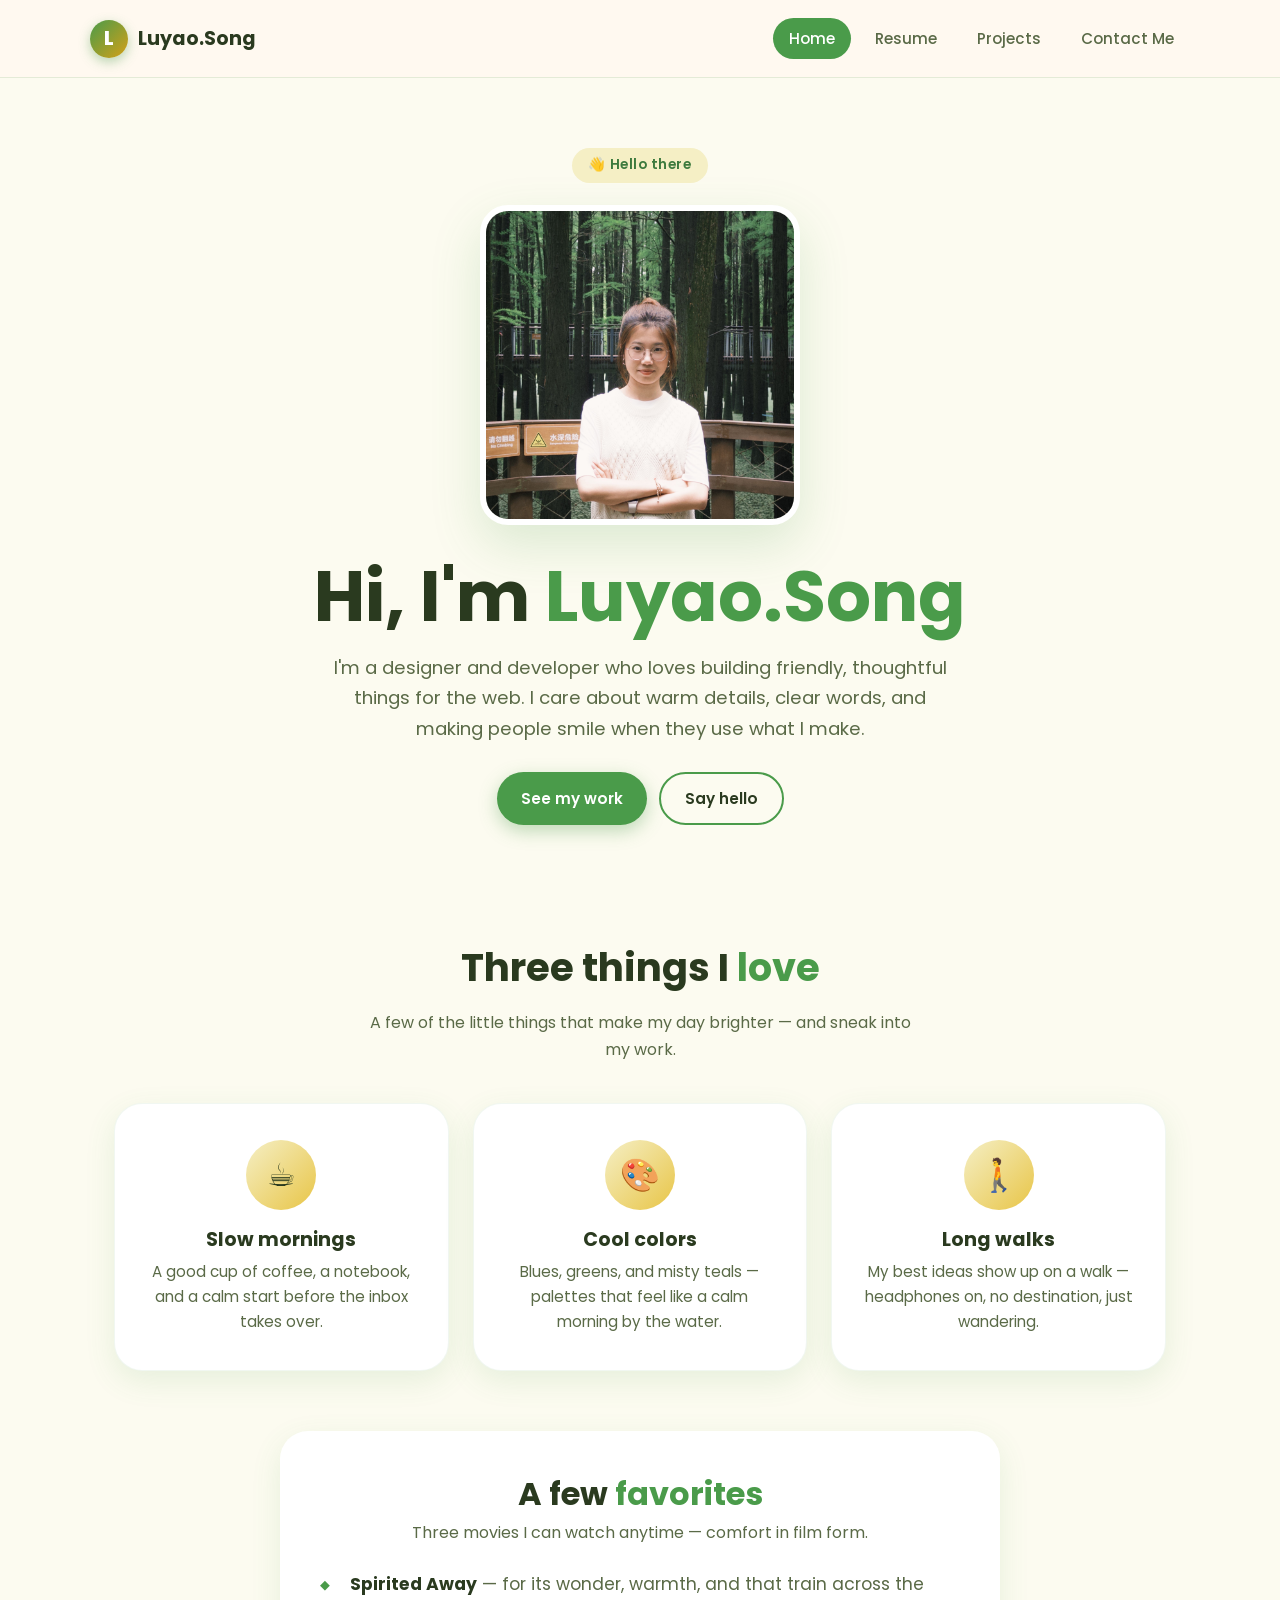
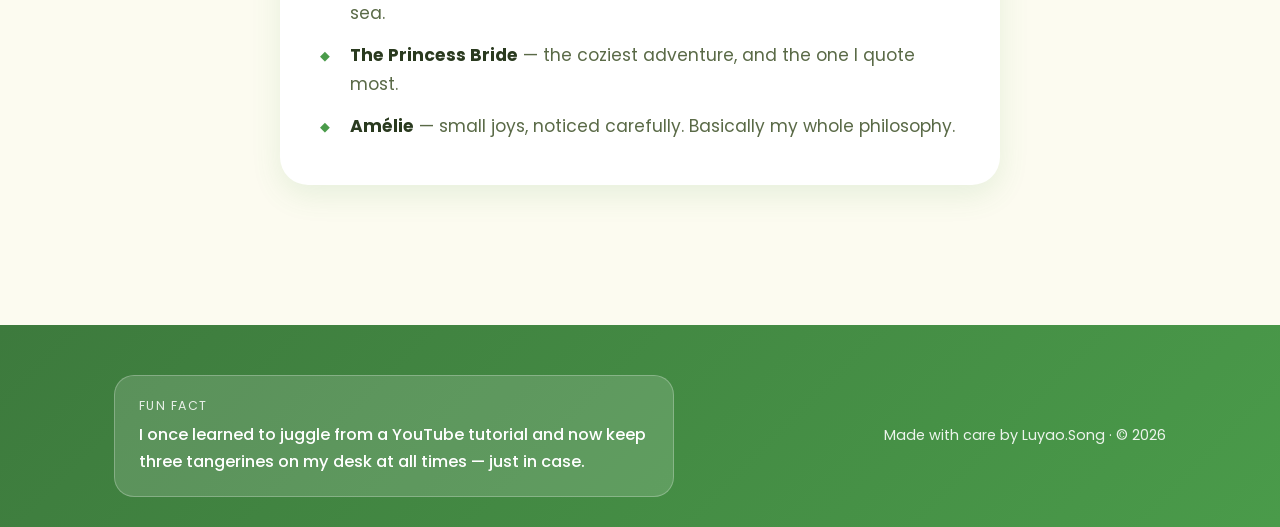
<file: index.html>
<!DOCTYPE html>
<html lang="en">
<head>
  <meta charset="UTF-8" />
  <meta name="viewport" content="width=device-width, initial-scale=1.0" />
  <title>Luyao.Song — Home</title>
  <meta name="description" content="Hi, I'm Luyao — a friendly designer & developer who loves warm colors, good coffee, and side projects." />
  <link rel="preconnect" href="https://fonts.googleapis.com" />
  <link rel="preconnect" href="https://fonts.gstatic.com" crossorigin />
  <link href="https://fonts.googleapis.com/css2?family=Poppins:wght@400;500;600;700&display=swap" rel="stylesheet" />
  <link rel="stylesheet" href="assets/styles.css" />
</head>
<body>
  <!-- ===== Header ===== -->
  <header class="site-header">
    <div class="container nav">
      <a class="brand" href="index.html">
        <span class="brand-mark">L</span>
        <span>Luyao.Song</span>
      </a>
      <button class="nav-toggle" aria-label="Toggle menu" aria-expanded="false">
        <span></span><span></span><span></span>
      </button>
      <nav class="nav-links" id="navLinks">
        <a href="index.html" class="active">Home</a>
        <a href="resume.html">Resume</a>
        <a href="projects.html">Projects</a>
        <a href="contact.html">Contact Me</a>
      </nav>
    </div>
  </header>

  <main>
    <!-- ===== Hero ===== -->
    <section class="hero">
      <div class="container">
        <span class="hero-eyebrow">👋 Hello there</span>
        <img class="hero-photo"
             src="assets/profile.jpg"
             alt="Portrait of Luyao.Song" />
        <h1>Hi, I'm <span class="accent">Luyao.Song</span></h1>
        <p class="lead">
          I'm a designer and developer who loves building friendly, thoughtful
          things for the web. I care about warm details, clear words, and
          making people smile when they use what I make.
        </p>
        <div class="hero-actions">
          <a href="projects.html" class="btn">See my work</a>
          <a href="contact.html" class="btn btn-ghost">Say hello</a>
        </div>
      </div>
    </section>

    <!-- ===== Three things I like ===== -->
    <section class="section">
      <div class="container">
        <div class="section-head">
          <h2>Three things I <span class="accent">love</span></h2>
          <p>A few of the little things that make my day brighter — and sneak into my work.</p>
        </div>
        <div class="likes-grid">
          <article class="like-card">
            <div class="like-icon">☕</div>
            <h3>Slow mornings</h3>
            <p>A good cup of coffee, a notebook, and a calm start before the inbox takes over.</p>
          </article>
          <article class="like-card">
            <div class="like-icon">🎨</div>
            <h3>Cool colors</h3>
            <p>Blues, greens, and misty teals — palettes that feel like a calm morning by the water.</p>
          </article>
          <article class="like-card">
            <div class="like-icon">🚶</div>
            <h3>Long walks</h3>
            <p>My best ideas show up on a walk — headphones on, no destination, just wandering.</p>
          </article>
        </div>
      </div>
    </section>

    <!-- ===== Favorites ===== -->
    <section class="section" style="padding-top:0;">
      <div class="container">
        <div class="favorites">
          <h2>A few <span class="accent">favorites</span></h2>
          <p class="sub">Three movies I can watch anytime — comfort in film form.</p>
          <ul class="favorites-list">
            <li><strong>Spirited Away</strong> — for its wonder, warmth, and that train across the sea.</li>
            <li><strong>The Princess Bride</strong> — the coziest adventure, and the one I quote most.</li>
            <li><strong>Amélie</strong> — small joys, noticed carefully. Basically my whole philosophy.</li>
          </ul>
        </div>
      </div>
    </section>
  </main>

  <!-- ===== Footer ===== -->
  <footer class="site-footer">
    <div class="container footer-inner">
      <div class="fun-fact">
        <div class="label">Fun fact</div>
        <p>I once learned to juggle from a YouTube tutorial and now keep three tangerines on my desk at all times — just in case.</p>
      </div>
      <div class="footer-meta">
        Made with care by Luyao.Song · © 2026
      </div>
    </div>
  </footer>

  <script src="assets/app.js"></script>
</body>
</html>
</file>
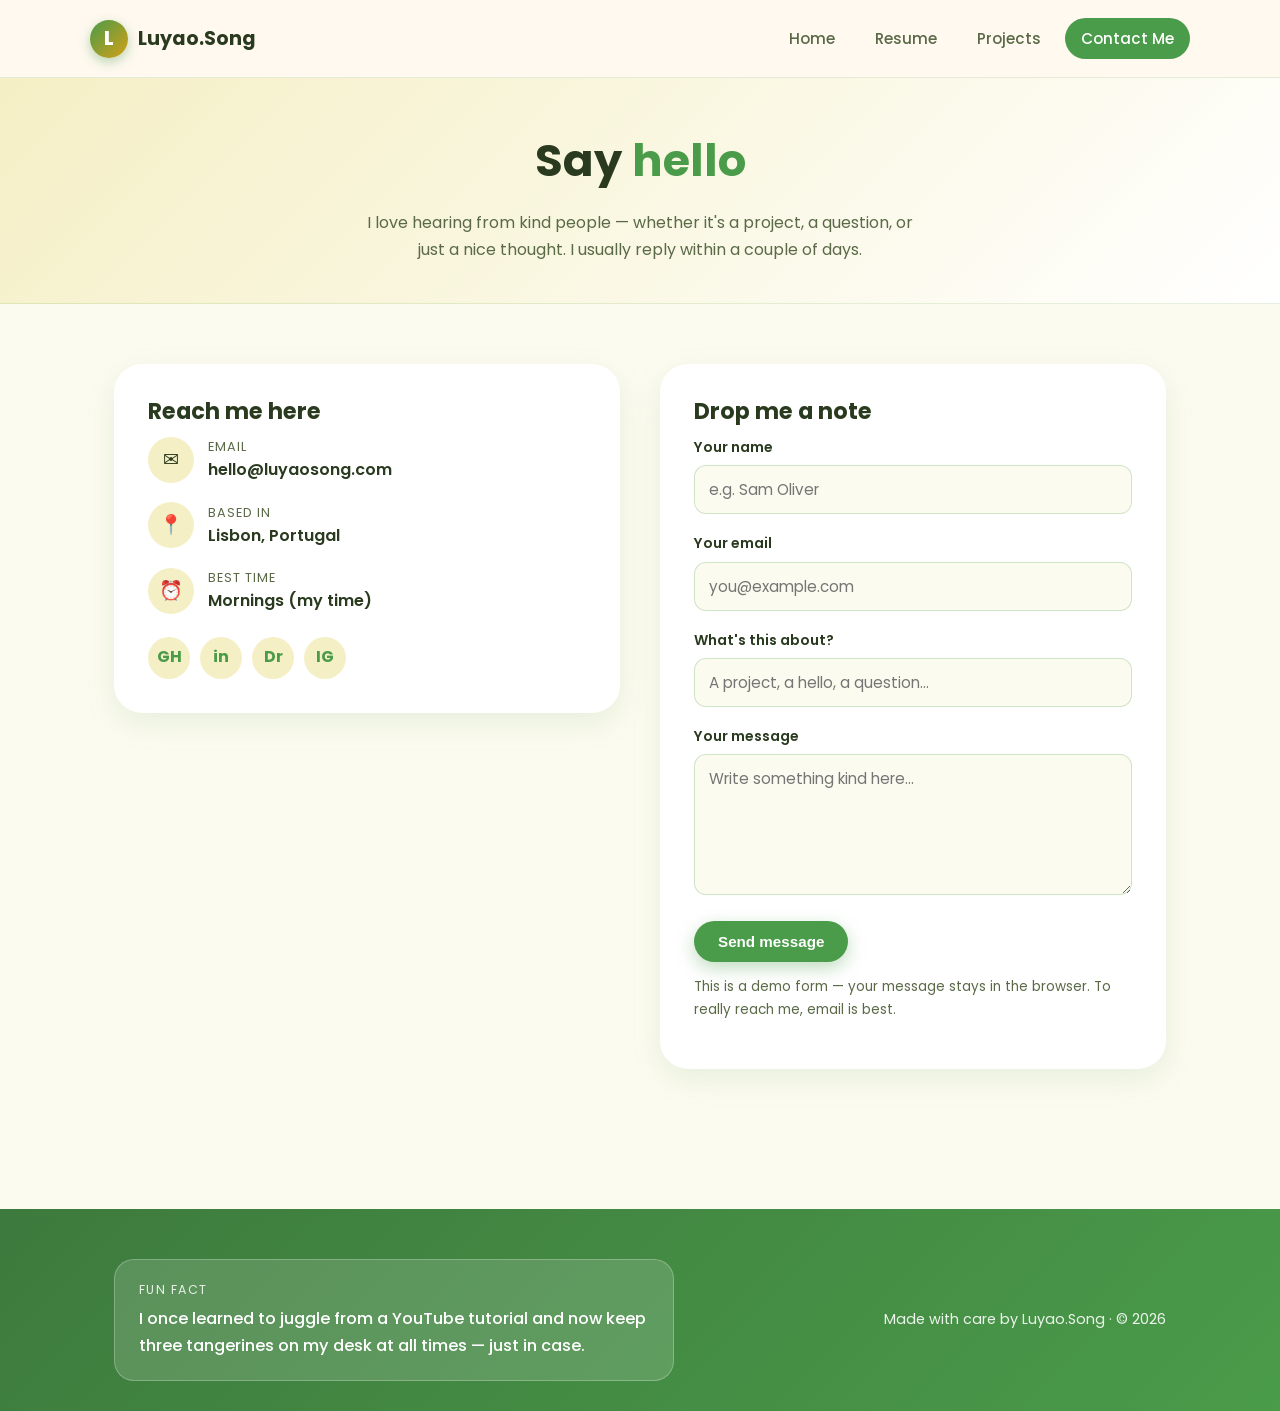
<file: contact.html>
<!DOCTYPE html>
<html lang="en">
<head>
  <meta charset="UTF-8" />
  <meta name="viewport" content="width=device-width, initial-scale=1.0" />
  <title>Luyao.Song — Contact Me</title>
  <meta name="description" content="Get in touch with Luyao.Song — friendly messages always welcome." />
  <link rel="preconnect" href="https://fonts.googleapis.com" />
  <link rel="preconnect" href="https://fonts.gstatic.com" crossorigin />
  <link href="https://fonts.googleapis.com/css2?family=Poppins:wght@400;500;600;700&display=swap" rel="stylesheet" />
  <link rel="stylesheet" href="assets/styles.css" />
</head>
<body>
  <header class="site-header">
    <div class="container nav">
      <a class="brand" href="index.html">
        <span class="brand-mark">L</span>
        <span>Luyao.Song</span>
      </a>
      <button class="nav-toggle" aria-label="Toggle menu" aria-expanded="false">
        <span></span><span></span><span></span>
      </button>
      <nav class="nav-links" id="navLinks">
        <a href="index.html">Home</a>
        <a href="resume.html">Resume</a>
        <a href="projects.html">Projects</a>
        <a href="contact.html" class="active">Contact Me</a>
      </nav>
    </div>
  </header>

  <main>
    <section class="page-hero">
      <div class="container">
        <h1>Say <span class="accent">hello</span></h1>
        <p>I love hearing from kind people — whether it's a project, a question, or just a nice thought. I usually reply within a couple of days.</p>
      </div>
    </section>

    <section class="section">
      <div class="container contact-grid">

        <!-- Contact info -->
        <div class="contact-card">
          <h2 style="font-size:1.4rem;">Reach me here</h2>
          <div class="contact-list">
            <div class="contact-item">
              <div class="contact-icon">✉️</div>
              <div>
                <div class="label">Email</div>
                <div class="value">hello@luyaosong.com</div>
              </div>
            </div>
            <div class="contact-item">
              <div class="contact-icon">📍</div>
              <div>
                <div class="label">Based in</div>
                <div class="value">Lisbon, Portugal</div>
              </div>
            </div>
            <div class="contact-item">
              <div class="contact-icon">⏰</div>
              <div>
                <div class="label">Best time</div>
                <div class="value">Mornings (my time)</div>
              </div>
            </div>
          </div>

          <div class="social-row">
            <a class="social-chip" href="#" aria-label="GitHub">GH</a>
            <a class="social-chip" href="#" aria-label="LinkedIn">in</a>
            <a class="social-chip" href="#" aria-label="Dribbble">Dr</a>
            <a class="social-chip" href="#" aria-label="Instagram">IG</a>
          </div>
        </div>

        <!-- Contact form -->
        <div class="contact-card">
          <h2 style="font-size:1.4rem;">Drop me a note</h2>
          <form id="contactForm" novalidate>
            <div class="form-group">
              <label for="name">Your name</label>
              <input type="text" id="name" name="name" placeholder="e.g. Sam Oliver" required />
            </div>
            <div class="form-group">
              <label for="email">Your email</label>
              <input type="email" id="email" name="email" placeholder="you@example.com" required />
            </div>
            <div class="form-group">
              <label for="subject">What's this about?</label>
              <input type="text" id="subject" name="subject" placeholder="A project, a hello, a question…" />
            </div>
            <div class="form-group">
              <label for="message">Your message</label>
              <textarea id="message" name="message" rows="5" placeholder="Write something kind here…" required></textarea>
            </div>
            <button type="submit" class="btn">Send message</button>
            <p class="form-status" id="formStatus"></p>
            <p class="form-note">This is a demo form — your message stays in the browser. To really reach me, email is best.</p>
          </form>
        </div>

      </div>
    </section>
  </main>

  <footer class="site-footer">
    <div class="container footer-inner">
      <div class="fun-fact">
        <div class="label">Fun fact</div>
        <p>I once learned to juggle from a YouTube tutorial and now keep three tangerines on my desk at all times — just in case.</p>
      </div>
      <div class="footer-meta">
        Made with care by Luyao.Song · © 2026
      </div>
    </div>
  </footer>

  <script src="assets/app.js"></script>
</body>
</html>
</file>
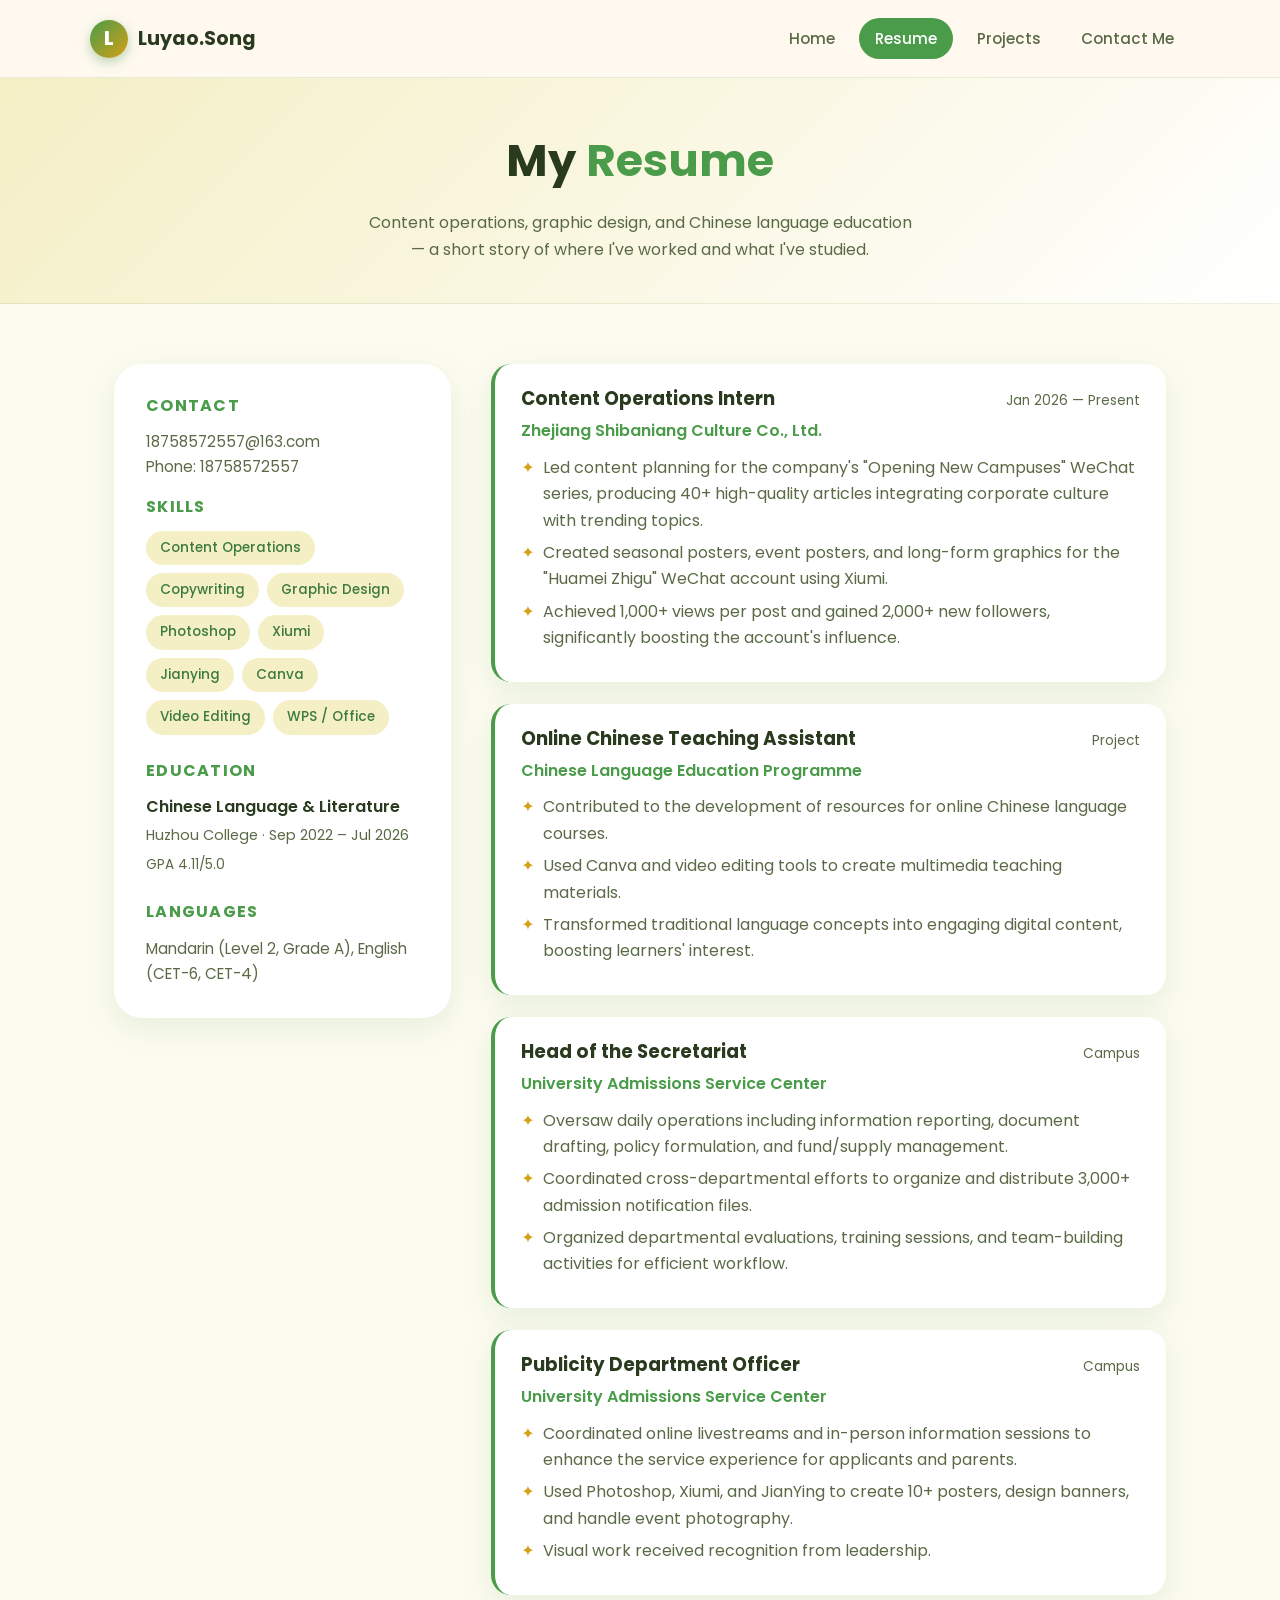
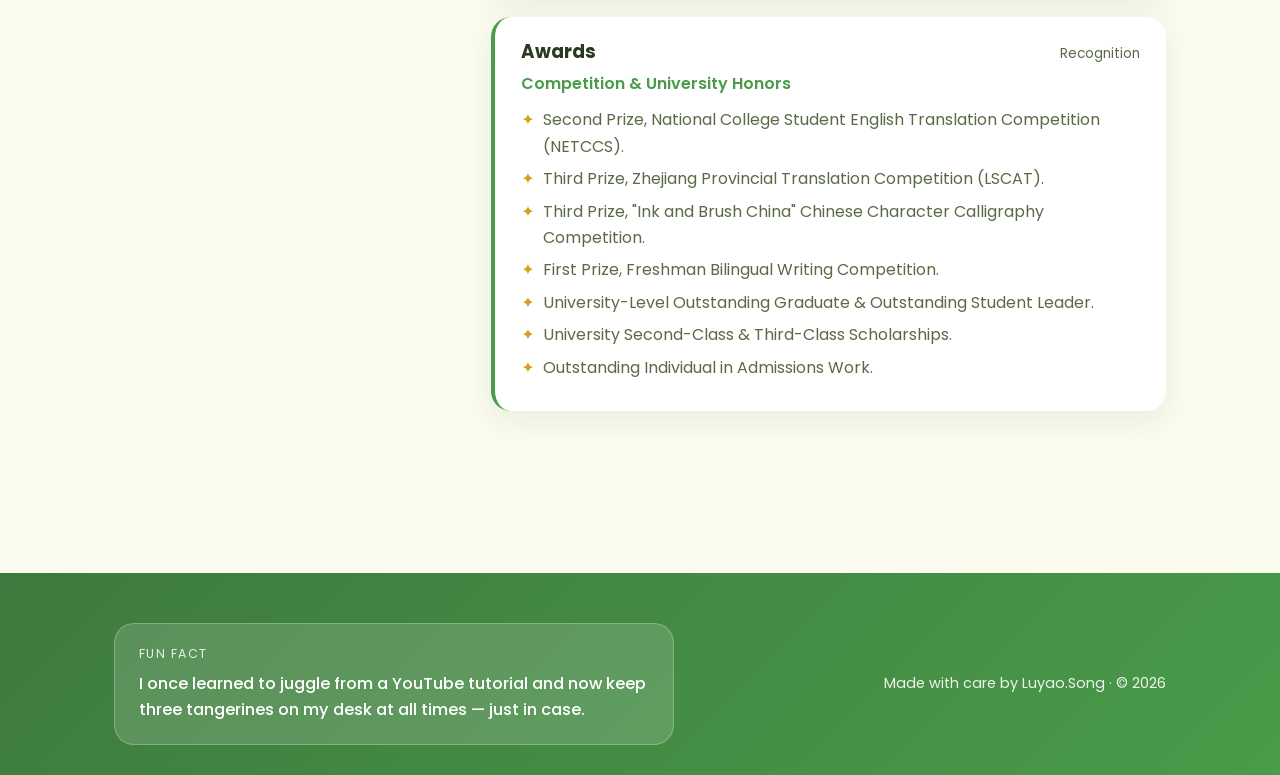
<file: resume.html>
<!DOCTYPE html>
<html lang="en">
<head>
  <meta charset="UTF-8" />
  <meta name="viewport" content="width=device-width, initial-scale=1.0" />
  <title>Luyao.Song — Resume</title>
  <meta name="description" content="Resume of Song Luyao — content operations, design, and Chinese language education." />
  <link rel="preconnect" href="https://fonts.googleapis.com" />
  <link rel="preconnect" href="https://fonts.gstatic.com" crossorigin />
  <link href="https://fonts.googleapis.com/css2?family=Poppins:wght@400;500;600;700&display=swap" rel="stylesheet" />
  <link rel="stylesheet" href="assets/styles.css" />
</head>
<body>
  <header class="site-header">
    <div class="container nav">
      <a class="brand" href="index.html">
        <span class="brand-mark">L</span>
        <span>Luyao.Song</span>
      </a>
      <button class="nav-toggle" aria-label="Toggle menu" aria-expanded="false">
        <span></span><span></span><span></span>
      </button>
      <nav class="nav-links" id="navLinks">
        <a href="index.html">Home</a>
        <a href="resume.html" class="active">Resume</a>
        <a href="projects.html">Projects</a>
        <a href="contact.html">Contact Me</a>
      </nav>
    </div>
  </header>

  <main>
    <section class="page-hero">
      <div class="container">
        <h1>My <span class="accent">Resume</span></h1>
        <p>Content operations, graphic design, and Chinese language education — a short story of where I've worked and what I've studied.</p>
      </div>
    </section>

    <section class="section">
      <div class="container resume-grid">
        <!-- Sidebar -->
        <aside class="resume-side">
          <h3>Contact</h3>
          <p style="margin-bottom:18px;color:var(--ink-soft);font-size:.95rem;">
            18758572557@163.com<br />
            Phone: 18758572557
          </p>

          <h3>Skills</h3>
          <div class="skill-tags">
            <span class="tag">Content Operations</span>
            <span class="tag">Copywriting</span>
            <span class="tag">Graphic Design</span>
            <span class="tag">Photoshop</span>
            <span class="tag">Xiumi</span>
            <span class="tag">Jianying</span>
            <span class="tag">Canva</span>
            <span class="tag">Video Editing</span>
            <span class="tag">WPS / Office</span>
          </div>

          <h3 style="margin-top:26px;">Education</h3>
          <p style="margin:0;font-weight:600;">Chinese Language &amp; Literature</p>
          <p style="color:var(--ink-soft);font-size:.9rem;margin:4px 0 0;">Huzhou College · Sep 2022 – Jul 2026</p>
          <p style="color:var(--ink-soft);font-size:.85rem;margin:6px 0 0;">GPA 4.11/5.0</p>

          <h3 style="margin-top:26px;">Languages</h3>
          <p style="margin:0;color:var(--ink-soft);font-size:.95rem;">Mandarin (Level 2, Grade A), English (CET-6, CET-4)</p>
        </aside>

        <!-- Timeline -->
        <div>
          <div class="timeline-item">
            <div class="meta">
              <h3>Content Operations Intern</h3>
              <span class="date">Jan 2026 — Present</span>
            </div>
            <div class="org">Zhejiang Shibaniang Culture Co., Ltd.</div>
            <ul class="bullets">
              <li>Led content planning for the company's "Opening New Campuses" WeChat series, producing 40+ high-quality articles integrating corporate culture with trending topics.</li>
              <li>Created seasonal posters, event posters, and long-form graphics for the "Huamei Zhigu" WeChat account using Xiumi.</li>
              <li>Achieved 1,000+ views per post and gained 2,000+ new followers, significantly boosting the account's influence.</li>
            </ul>
          </div>

          <div class="timeline-item">
            <div class="meta">
              <h3>Online Chinese Teaching Assistant</h3>
              <span class="date">Project</span>
            </div>
            <div class="org">Chinese Language Education Programme</div>
            <ul class="bullets">
              <li>Contributed to the development of resources for online Chinese language courses.</li>
              <li>Used Canva and video editing tools to create multimedia teaching materials.</li>
              <li>Transformed traditional language concepts into engaging digital content, boosting learners' interest.</li>
            </ul>
          </div>

          <div class="timeline-item">
            <div class="meta">
              <h3>Head of the Secretariat</h3>
              <span class="date">Campus</span>
            </div>
            <div class="org">University Admissions Service Center</div>
            <ul class="bullets">
              <li>Oversaw daily operations including information reporting, document drafting, policy formulation, and fund/supply management.</li>
              <li>Coordinated cross-departmental efforts to organize and distribute 3,000+ admission notification files.</li>
              <li>Organized departmental evaluations, training sessions, and team-building activities for efficient workflow.</li>
            </ul>
          </div>

          <div class="timeline-item">
            <div class="meta">
              <h3>Publicity Department Officer</h3>
              <span class="date">Campus</span>
            </div>
            <div class="org">University Admissions Service Center</div>
            <ul class="bullets">
              <li>Coordinated online livestreams and in-person information sessions to enhance the service experience for applicants and parents.</li>
              <li>Used Photoshop, Xiumi, and JianYing to create 10+ posters, design banners, and handle event photography.</li>
              <li>Visual work received recognition from leadership.</li>
            </ul>
          </div>

          <div class="timeline-item">
            <div class="meta">
              <h3>Awards</h3>
              <span class="date">Recognition</span>
            </div>
            <div class="org">Competition &amp; University Honors</div>
            <ul class="bullets">
              <li>Second Prize, National College Student English Translation Competition (NETCCS).</li>
              <li>Third Prize, Zhejiang Provincial Translation Competition (LSCAT).</li>
              <li>Third Prize, "Ink and Brush China" Chinese Character Calligraphy Competition.</li>
              <li>First Prize, Freshman Bilingual Writing Competition.</li>
              <li>University-Level Outstanding Graduate &amp; Outstanding Student Leader.</li>
              <li>University Second-Class &amp; Third-Class Scholarships.</li>
              <li>Outstanding Individual in Admissions Work.</li>
            </ul>
          </div>
        </div>
      </div>
    </section>
  </main>

  <footer class="site-footer">
    <div class="container footer-inner">
      <div class="fun-fact">
        <div class="label">Fun fact</div>
        <p>I once learned to juggle from a YouTube tutorial and now keep three tangerines on my desk at all times — just in case.</p>
      </div>
      <div class="footer-meta">
        Made with care by Luyao.Song · © 2026
      </div>
    </div>
  </footer>

  <script src="assets/app.js"></script>
</body>
</html>
</file>
<file: assets/styles.css>
/* ===== Design Tokens ===== */
:root {
  --cream: #FCFBF0;
  --cream-deep: #F5EFC5;
  --coral: #4A9B4A;
  --coral-dark: #2F7A2F;
  --amber: #D4A017;
  --honey: #E8C547;
  --terracotta: #3D7A3D;
  --ink: #2A3A1F;
  --ink-soft: #5A6A47;
  --card: #FFFFFF;
  --shadow: 0 10px 30px rgba(74, 155, 74, 0.12);
  --shadow-lg: 0 20px 50px rgba(74, 155, 74, 0.18);
  --radius-sm: 12px;
  --radius: 20px;
  --radius-lg: 28px;
  --radius-pill: 999px;
  --font: "Poppins", "Segoe UI", system-ui, -apple-system, sans-serif;
  --maxw: 1100px;
}

/* ===== Reset ===== */
*, *::before, *::after { box-sizing: border-box; }
html { scroll-behavior: smooth; }
body {
  margin: 0;
  font-family: var(--font);
  color: var(--ink);
  background: var(--cream);
  line-height: 1.65;
  -webkit-font-smoothing: antialiased;
}
img { max-width: 100%; display: block; }
a { color: inherit; text-decoration: none; }
ul { margin: 0; padding: 0; list-style: none; }
h1, h2, h3, h4 { line-height: 1.2; margin: 0 0 0.5em; font-weight: 700; }
p { margin: 0 0 1em; }

.container {
  width: 100%;
  max-width: var(--maxw);
  margin: 0 auto;
  padding: 0 24px;
}

/* ===== Buttons ===== */
.btn {
  display: inline-flex;
  align-items: center;
  gap: 8px;
  padding: 12px 24px;
  border-radius: var(--radius-pill);
  background: var(--coral);
  color: #fff;
  font-weight: 600;
  font-size: 0.95rem;
  border: none;
  cursor: pointer;
  transition: transform 0.2s ease, box-shadow 0.2s ease, background 0.2s ease;
  box-shadow: 0 6px 18px rgba(74, 155, 74, 0.35);
}
.btn:hover { transform: translateY(-2px); background: var(--coral-dark); box-shadow: 0 10px 24px rgba(74, 155, 74, 0.45); }
.btn-ghost {
  background: transparent;
  color: var(--ink);
  border: 2px solid var(--coral);
  box-shadow: none;
}
.btn-ghost:hover { background: var(--coral); color: #fff; }

/* ===== Header / Nav ===== */
.site-header {
  position: sticky;
  top: 0;
  z-index: 100;
  background: rgba(255, 248, 240, 0.85);
  backdrop-filter: blur(12px);
  border-bottom: 1px solid rgba(74, 155, 74, 0.15);
}
.nav {
  display: flex;
  align-items: center;
  justify-content: space-between;
  padding: 18px 0;
}
.brand {
  display: flex;
  align-items: center;
  gap: 10px;
  font-weight: 700;
  font-size: 1.2rem;
  color: var(--ink);
}
.brand-mark {
  width: 38px;
  height: 38px;
  border-radius: 50%;
  background: linear-gradient(135deg, var(--coral), var(--amber));
  display: grid;
  place-items: center;
  color: #fff;
  font-weight: 800;
  box-shadow: 0 4px 12px rgba(74, 155, 74, 0.4);
}
.nav-links {
  display: flex;
  gap: 8px;
  align-items: center;
}
.nav-links a {
  padding: 8px 16px;
  border-radius: var(--radius-pill);
  font-weight: 500;
  font-size: 0.95rem;
  color: var(--ink-soft);
  transition: background 0.2s, color 0.2s;
}
.nav-links a:hover { background: var(--cream-deep); color: var(--ink); }
.nav-links a.active { background: var(--coral); color: #fff; }
.nav-toggle {
  display: none;
  flex-direction: column;
  gap: 5px;
  background: transparent;
  border: none;
  cursor: pointer;
  padding: 8px;
}
.nav-toggle span {
  width: 24px;
  height: 2px;
  background: var(--ink);
  border-radius: 2px;
  transition: 0.3s;
}

/* ===== Hero ===== */
.hero {
  padding: 70px 0 60px;
  text-align: center;
}
.hero-eyebrow {
  display: inline-block;
  padding: 6px 16px;
  background: var(--cream-deep);
  color: var(--terracotta);
  border-radius: var(--radius-pill);
  font-size: 0.85rem;
  font-weight: 600;
  letter-spacing: 0.04em;
  margin-bottom: 22px;
}
.hero-photo {
  width: 320px;
  height: 320px;
  border-radius: var(--radius-lg);
  object-fit: cover;
  margin: 0 auto 30px;
  border: 6px solid #fff;
  box-shadow: var(--shadow-lg);
  background: var(--cream-deep);
}
.hero h1 {
  font-size: clamp(2.9rem, 6.5vw, 4.4rem);
  margin-bottom: 14px;
}
.hero h1 .accent { color: var(--coral); }
.hero .lead {
  font-size: 1.15rem;
  color: var(--ink-soft);
  max-width: 620px;
  margin: 0 auto 28px;
}
.hero-actions { display: inline-flex; gap: 12px; flex-wrap: wrap; justify-content: center; }

/* ===== Section ===== */
.section { padding: 60px 0; }
.section-head { text-align: center; margin-bottom: 40px; }
.section-head h2 { font-size: clamp(1.8rem, 4vw, 2.4rem); }
.section-head h2 .accent { color: var(--coral); }
.section-head p { color: var(--ink-soft); max-width: 560px; margin: 8px auto 0; }

/* ===== Likes Cards ===== */
.likes-grid {
  display: grid;
  grid-template-columns: repeat(3, 1fr);
  gap: 24px;
}
.like-card {
  background: var(--card);
  border-radius: var(--radius-lg);
  padding: 36px 28px;
  text-align: center;
  box-shadow: var(--shadow);
  transition: transform 0.25s ease, box-shadow 0.25s ease;
  border: 1px solid rgba(74, 155, 74, 0.08);
}
.like-card:hover { transform: translateY(-6px); box-shadow: var(--shadow-lg); }
.like-icon {
  width: 70px;
  height: 70px;
  border-radius: 50%;
  margin: 0 auto 18px;
  display: grid;
  place-items: center;
  font-size: 2rem;
  background: linear-gradient(135deg, var(--cream-deep), var(--honey));
}
.like-card h3 { font-size: 1.2rem; margin-bottom: 8px; }
.like-card p { color: var(--ink-soft); font-size: 0.95rem; margin: 0; }

/* ===== Favorites ===== */
.favorites {
  background: var(--card);
  border-radius: var(--radius-lg);
  padding: 44px 40px;
  box-shadow: var(--shadow);
  max-width: 720px;
  margin: 0 auto;
  text-align: center;
}
.favorites h2 { font-size: clamp(1.6rem, 3.5vw, 2rem); margin-bottom: 6px; }
.favorites h2 .accent { color: var(--coral); }
.favorites .sub { color: var(--ink-soft); margin-bottom: 24px; }
.favorites-list { display: inline-block; text-align: left; margin: 0 auto; }
.favorites-list li {
  position: relative;
  padding-left: 30px;
  margin-bottom: 14px;
  font-size: 1.08rem;
  color: var(--ink-soft);
}
.favorites-list li:last-child { margin-bottom: 0; }
.favorites-list li::before {
  content: "◆";
  position: absolute;
  left: 0;
  top: 4px;
  color: var(--coral);
  font-size: 0.8rem;
}
.favorites-list li strong { color: var(--ink); }

/* ===== Footer ===== */
.site-footer {
  background: linear-gradient(135deg, var(--terracotta), var(--coral));
  color: #fff;
  padding: 50px 0 30px;
  margin-top: 80px;
}
.footer-inner {
  display: flex;
  flex-wrap: wrap;
  align-items: center;
  justify-content: space-between;
  gap: 24px;
}
.fun-fact {
  background: rgba(255, 255, 255, 0.15);
  border: 1px solid rgba(255, 255, 255, 0.25);
  border-radius: var(--radius);
  padding: 20px 24px;
  max-width: 560px;
}
.fun-fact .label {
  font-size: 0.78rem;
  letter-spacing: 0.12em;
  text-transform: uppercase;
  opacity: 0.85;
  margin-bottom: 6px;
}
.fun-fact p { margin: 0; font-size: 1.02rem; font-weight: 500; }
.footer-meta { font-size: 0.9rem; opacity: 0.9; }

/* ===== Page Header (sub pages) ===== */
.page-hero {
  background: linear-gradient(135deg, var(--cream-deep), #fff);
  padding: 56px 0 40px;
  text-align: center;
  border-bottom: 1px solid rgba(74, 155, 74, 0.12);
}
.page-hero h1 { font-size: clamp(2rem, 5vw, 2.8rem); }
.page-hero h1 .accent { color: var(--coral); }
.page-hero p { color: var(--ink-soft); max-width: 560px; margin: 10px auto 0; }

/* ===== Resume ===== */
.resume-grid {
  display: grid;
  grid-template-columns: 1fr 2fr;
  gap: 40px;
  align-items: start;
}
.resume-side {
  background: var(--card);
  border-radius: var(--radius-lg);
  padding: 32px;
  box-shadow: var(--shadow);
  position: sticky;
  top: 90px;
}
.resume-side h3 { color: var(--coral); font-size: 1rem; text-transform: uppercase; letter-spacing: 0.08em; margin-bottom: 14px; }
.skill-tags { display: flex; flex-wrap: wrap; gap: 8px; }
.tag {
  background: var(--cream-deep);
  color: var(--terracotta);
  padding: 6px 14px;
  border-radius: var(--radius-pill);
  font-size: 0.85rem;
  font-weight: 500;
}
.timeline-item {
  background: var(--card);
  border-radius: var(--radius);
  padding: 24px 26px;
  box-shadow: var(--shadow);
  margin-bottom: 22px;
  border-left: 4px solid var(--coral);
  transition: transform 0.2s ease;
}
.timeline-item:hover { transform: translateX(4px); }
.timeline-item .meta { display: flex; justify-content: space-between; align-items: baseline; flex-wrap: wrap; gap: 8px; margin-bottom: 6px; }
.timeline-item h3 { margin: 0; font-size: 1.15rem; }
.timeline-item .org { color: var(--coral); font-weight: 600; }
.timeline-item .date { font-size: 0.85rem; color: var(--ink-soft); }
.timeline-item ul.bullets { margin-top: 10px; }
.timeline-item ul.bullets li { position: relative; padding-left: 22px; margin-bottom: 6px; color: var(--ink-soft); }
.timeline-item ul.bullets li::before { content: "✦"; position: absolute; left: 0; color: var(--amber); }

/* ===== Projects ===== */
.project-grid {
  display: grid;
  grid-template-columns: repeat(2, 1fr);
  gap: 28px;
}
.project-card {
  background: var(--card);
  border-radius: var(--radius-lg);
  overflow: hidden;
  box-shadow: var(--shadow);
  transition: transform 0.25s ease, box-shadow 0.25s ease;
  display: flex;
  flex-direction: column;
}
.project-card:hover { transform: translateY(-6px); box-shadow: var(--shadow-lg); }
.project-thumb { aspect-ratio: 16 / 9; width: 100%; object-fit: cover; background: var(--cream-deep); }
.project-body { padding: 24px 26px 28px; flex: 1; display: flex; flex-direction: column; }
.project-body h3 { font-size: 1.25rem; margin-bottom: 8px; }
.project-body p { color: var(--ink-soft); font-size: 0.95rem; flex: 1; }
.project-tags { display: flex; flex-wrap: wrap; gap: 6px; margin: 12px 0 16px; }
.project-link { color: var(--coral); font-weight: 600; font-size: 0.9rem; display: inline-flex; align-items: center; gap: 4px; }
.project-link:hover { color: var(--coral-dark); }

/* ===== Contact ===== */
.contact-grid {
  display: grid;
  grid-template-columns: 1fr 1fr;
  gap: 40px;
  align-items: start;
}
.contact-card {
  background: var(--card);
  border-radius: var(--radius-lg);
  padding: 34px;
  box-shadow: var(--shadow);
}
.contact-list { display: flex; flex-direction: column; gap: 18px; }
.contact-item { display: flex; align-items: center; gap: 14px; }
.contact-icon {
  width: 46px; height: 46px; border-radius: 50%;
  background: var(--cream-deep); display: grid; place-items: center; font-size: 1.2rem;
  flex-shrink: 0;
}
.contact-item .label { font-size: 0.8rem; color: var(--ink-soft); text-transform: uppercase; letter-spacing: 0.08em; }
.contact-item .value { font-weight: 600; }
.social-row { display: flex; gap: 10px; margin-top: 22px; }
.social-chip {
  width: 42px; height: 42px; border-radius: 50%;
  background: var(--cream-deep); display: grid; place-items: center;
  font-weight: 700; color: var(--coral); transition: 0.2s;
}
.social-chip:hover { background: var(--coral); color: #fff; transform: translateY(-2px); }
.form-group { margin-bottom: 18px; }
.form-group label { display: block; font-size: 0.88rem; font-weight: 600; margin-bottom: 6px; }
.form-group input, .form-group textarea {
  width: 100%; padding: 12px 14px; border: 1.5px solid rgba(74, 155, 74, 0.25);
  border-radius: var(--radius-sm); background: var(--cream); font-family: inherit; font-size: 0.95rem; color: var(--ink);
  transition: border 0.2s, box-shadow 0.2s;
}
.form-group input:focus, .form-group textarea:focus {
  outline: none; border-color: var(--coral); box-shadow: 0 0 0 3px rgba(74, 155, 74, 0.15);
}
.form-note { font-size: 0.85rem; color: var(--ink-soft); margin-top: 14px; }
.form-status { margin-top: 14px; font-weight: 600; color: var(--coral); display: none; }

/* ===== To-Do App ===== */
.todo-app {
  background: var(--card);
  border-radius: var(--radius-lg);
  padding: 36px 34px;
  box-shadow: var(--shadow);
  max-width: 680px;
  margin: 0 auto;
  border: 1px solid rgba(74, 155, 74, 0.08);
}
.todo-head { text-align: center; margin-bottom: 24px; }
.todo-head h2 { font-size: clamp(1.6rem, 3.5vw, 2rem); margin-bottom: 4px; }
.todo-head h2 .accent { color: var(--coral); }
.todo-sub { color: var(--ink-soft); font-size: 0.95rem; margin: 0; }

.todo-form {
  display: grid;
  grid-template-columns: auto 1fr auto;
  gap: 10px;
  align-items: end;
  padding: 18px;
  background: var(--cream);
  border-radius: var(--radius);
  border: 1px solid rgba(74, 155, 74, 0.15);
}
.todo-extras {
  grid-column: 1 / -1;
  display: grid;
  grid-template-columns: auto 1fr;
  gap: 14px;
  align-items: end;
  padding-top: 14px;
  margin-top: 4px;
  border-top: 1px dashed rgba(74, 155, 74, 0.2);
}
.todo-field { display: flex; flex-direction: column; }
.todo-field label, .todo-field-label {
  font-size: 0.72rem;
  font-weight: 600;
  letter-spacing: 0.08em;
  text-transform: uppercase;
  color: var(--ink-soft);
  margin-bottom: 6px;
  padding-left: 2px;
}
.todo-field input {
  width: 100%;
  padding: 11px 14px;
  border: 1.5px solid rgba(74, 155, 74, 0.25);
  border-radius: var(--radius-sm);
  background: #fff;
  font-family: inherit;
  font-size: 0.95rem;
  color: var(--ink);
  transition: border 0.2s, box-shadow 0.2s;
}
.todo-field input:focus {
  outline: none;
  border-color: var(--coral);
  box-shadow: 0 0 0 3px rgba(74, 155, 74, 0.15);
}
.todo-field--date { width: 168px; }
.todo-field--date input { width: 100%; }
.todo-add {
  padding: 11px 24px;
  font-size: 0.95rem;
  white-space: nowrap;
}

/* Segmented priority control */
.seg {
  display: inline-flex;
  background: #fff;
  border: 1.5px solid rgba(74, 155, 74, 0.25);
  border-radius: var(--radius-pill);
  padding: 3px;
  gap: 2px;
}
.seg-btn {
  border: none;
  background: transparent;
  font-family: inherit;
  font-size: 0.85rem;
  font-weight: 600;
  color: var(--ink-soft);
  padding: 7px 16px;
  border-radius: var(--radius-pill);
  cursor: pointer;
  transition: background 0.2s, color 0.2s, box-shadow 0.2s;
}
.seg-btn:hover { color: var(--ink); }
.seg-btn.is-active { color: #fff; box-shadow: 0 2px 8px rgba(0, 0, 0, 0.08); }
.seg-btn.pri-low.is-active { background: #6b9b6b; }
.seg-btn.pri-med.is-active { background: var(--amber); }
.seg-btn.pri-high.is-active { background: #c45a4a; }

/* Emoji tag picker */
.emoji-row {
  display: flex;
  flex-wrap: wrap;
  gap: 6px;
}
.emo-btn {
  width: 38px;
  height: 38px;
  border: 1.5px solid rgba(74, 155, 74, 0.2);
  background: #fff;
  border-radius: var(--radius-sm);
  font-size: 1.1rem;
  line-height: 1;
  cursor: pointer;
  display: grid;
  place-items: center;
  transition: border-color 0.2s, background 0.2s, transform 0.2s;
  padding: 0;
  font-family: inherit;
}
.emo-btn:hover { border-color: var(--coral); transform: translateY(-1px); }
.emo-btn.is-active {
  border-color: var(--coral);
  background: var(--cream-deep);
  box-shadow: 0 0 0 2px rgba(74, 155, 74, 0.18);
}

.todo-empty {
  text-align: center;
  color: var(--ink-soft);
  background: var(--cream);
  border: 1px dashed rgba(74, 155, 74, 0.3);
  border-radius: var(--radius);
  padding: 28px 18px;
  margin: 18px 0 0;
  font-size: 0.95rem;
}
.todo-empty[hidden] { display: none; }

.todo-status {
  margin: 14px 0 0;
  padding: 11px 14px;
  border-radius: var(--radius-sm);
  background: rgba(196, 90, 74, 0.1);
  border: 1px solid rgba(196, 90, 74, 0.25);
  color: #c45a4a;
  font-size: 0.88rem;
  font-weight: 500;
}
.todo-status[hidden] { display: none; }

.todo-list { margin-top: 14px; }
.todo-item {
  display: grid;
  grid-template-columns: auto auto 1fr auto auto auto;
  align-items: center;
  gap: 14px;
  padding: 14px 16px;
  background: var(--card);
  border: 1px solid rgba(74, 155, 74, 0.12);
  border-radius: var(--radius);
  margin-bottom: 10px;
  transition: background 0.2s ease, box-shadow 0.2s ease, opacity 0.2s ease;
  animation: todoIn 0.25s ease;
}
.todo-item:last-child { margin-bottom: 0; }
.todo-item:hover { box-shadow: var(--shadow); }
.todo-item.removing { opacity: 0; transform: translateX(8px); }
@keyframes todoIn {
  from { opacity: 0; transform: translateY(-4px); }
  to { opacity: 1; transform: translateY(0); }
}

.todo-check {
  width: 24px;
  height: 24px;
  border: 2px solid rgba(74, 155, 74, 0.4);
  border-radius: 50%;
  background: #fff;
  cursor: pointer;
  flex-shrink: 0;
  position: relative;
  transition: background 0.2s, border-color 0.2s;
  appearance: none;
  -webkit-appearance: none;
  margin: 0;
  padding: 0;
}
.todo-check:hover { border-color: var(--coral); }
.todo-check:checked {
  background: var(--coral);
  border-color: var(--coral);
}
.todo-check:checked::after {
  content: "";
  position: absolute;
  left: 7px;
  top: 3px;
  width: 6px;
  height: 11px;
  border: solid #fff;
  border-width: 0 2.5px 2.5px 0;
  transform: rotate(45deg);
}

.todo-text {
  font-size: 1rem;
  color: var(--ink);
  word-break: break-word;
  transition: color 0.2s, background 0.2s, box-shadow 0.2s;
  cursor: text;
  border-radius: 6px;
  padding: 2px 4px;
  margin: -2px -4px;
  outline: none;
}
.todo-text:hover {
  background: rgba(74, 155, 74, 0.06);
  text-decoration: underline;
  text-decoration-style: dotted;
  text-decoration-color: rgba(74, 155, 74, 0.5);
  text-underline-offset: 3px;
}
.todo-text[contenteditable="true"] {
  background: #fff;
  box-shadow: 0 0 0 2px rgba(74, 155, 74, 0.4);
  cursor: text;
  text-decoration: none;
}
.todo-emoji {
  font-size: 1.25rem;
  line-height: 1;
  width: 28px;
  min-width: 28px;
  text-align: center;
}
.todo-date {
  font-size: 0.8rem;
  font-weight: 600;
  color: var(--ink-soft);
  background: var(--cream-deep);
  padding: 5px 11px;
  border-radius: var(--radius-pill);
  white-space: nowrap;
}
.todo-pri {
  font-size: 0.72rem;
  font-weight: 700;
  letter-spacing: 0.06em;
  text-transform: uppercase;
  padding: 5px 11px;
  border-radius: var(--radius-pill);
  white-space: nowrap;
  color: #fff;
}
.todo-pri.pri-low { background: #6b9b6b; }
.todo-pri.pri-medium { background: var(--amber); color: #4a3a1f; }
.todo-pri.pri-high { background: #c45a4a; }
.todo-pri.pri-none { display: none; }
.todo-delete {
  width: 32px;
  height: 32px;
  border-radius: 50%;
  border: none;
  background: transparent;
  color: var(--ink-soft);
  font-size: 1.2rem;
  font-weight: 700;
  line-height: 1;
  cursor: pointer;
  transition: background 0.2s, color 0.2s, transform 0.2s;
}
.todo-delete:hover {
  background: rgba(196, 90, 74, 0.12);
  color: #c45a4a;
  transform: scale(1.08);
}
.todo-delete:focus-visible {
  outline: 3px solid rgba(74, 155, 74, 0.4);
  outline-offset: 2px;
}

/* Done state — strikethrough + muted */
.todo-item.done .todo-text {
  text-decoration: line-through;
  text-decoration-thickness: 2px;
  text-decoration-color: var(--coral);
  color: var(--ink-soft);
}
.todo-item.done .todo-date { opacity: 0.7; }
.todo-item.done .todo-check { background: var(--coral); border-color: var(--coral); }
.todo-item.done .todo-check::after {
  content: "";
  position: absolute;
  left: 7px;
  top: 3px;
  width: 6px;
  height: 11px;
  border: solid #fff;
  border-width: 0 2.5px 2.5px 0;
  transform: rotate(45deg);
}

.todo-foot {
  display: flex;
  justify-content: space-between;
  align-items: center;
  margin-top: 18px;
  padding-top: 16px;
  border-top: 1px solid rgba(74, 155, 74, 0.15);
  font-size: 0.88rem;
  color: var(--ink-soft);
}
.todo-foot[hidden] { display: none; }
.todo-count { font-weight: 600; }
.todo-clear {
  background: transparent;
  border: none;
  color: var(--ink-soft);
  font-family: inherit;
  font-size: 0.88rem;
  font-weight: 500;
  cursor: pointer;
  padding: 6px 12px;
  border-radius: var(--radius-pill);
  transition: background 0.2s, color 0.2s;
}
.todo-clear:hover { background: rgba(196, 90, 74, 0.1); color: #c45a4a; }

/* ===== Responsive ===== */
@media (max-width: 880px) {
  .likes-grid { grid-template-columns: repeat(2, 1fr); }
  .resume-grid { grid-template-columns: 1fr; }
  .resume-side { position: static; }
  .project-grid { grid-template-columns: 1fr; }
  .contact-grid { grid-template-columns: 1fr; }
}

@media (max-width: 680px) {
  .nav-toggle { display: flex; }
  .nav-links {
    position: absolute;
    top: 100%; left: 0; right: 0;
    flex-direction: column;
    align-items: stretch;
    background: #fff;
    padding: 10px 16px 16px;
    gap: 4px;
    border-bottom: 1px solid rgba(74, 155, 74, 0.15);
    box-shadow: var(--shadow);
    transform: translateY(-10px);
    opacity: 0;
    pointer-events: none;
    transition: opacity 0.2s, transform 0.2s;
  }
  .nav-links.open { transform: translateY(0); opacity: 1; pointer-events: auto; }
  .nav-links a { padding: 12px 16px; }
  .site-header .nav { position: relative; }
  .hero { padding: 40px 0 30px; }
  .hero-photo { width: 240px; height: 240px; }
  .likes-grid { grid-template-columns: 1fr; }
  .section { padding: 40px 0; }
  .footer-inner { flex-direction: column; text-align: center; }

  /* To-Do app on phone */
  .todo-app { padding: 26px 20px; }
  .todo-form {
    grid-template-columns: 1fr;
    gap: 14px;
    padding: 16px;
  }
  .todo-extras {
    grid-template-columns: 1fr;
    gap: 14px;
  }
  .todo-field--date { width: 100%; }
  .todo-add { width: 100%; justify-content: center; }
  .todo-item {
    grid-template-columns: auto 1fr auto;
    grid-template-areas:
      "check text  delete"
      "emoji pri   date";
    gap: 8px 12px;
    padding: 14px 14px;
  }
  .todo-item .todo-check { grid-area: check; align-self: start; margin-top: 3px; }
  .todo-item .todo-text { grid-area: text; }
  .todo-item .todo-emoji { grid-area: emoji; align-self: center; justify-self: start; }
  .todo-item .todo-pri { grid-area: pri; justify-self: start; }
  .todo-item .todo-date { grid-area: date; justify-self: start; }
  .todo-item .todo-delete { grid-area: delete; align-self: start; }
  .todo-foot { flex-direction: column; gap: 10px; align-items: stretch; }
  .todo-foot .todo-clear { text-align: center; }
}
</file>
